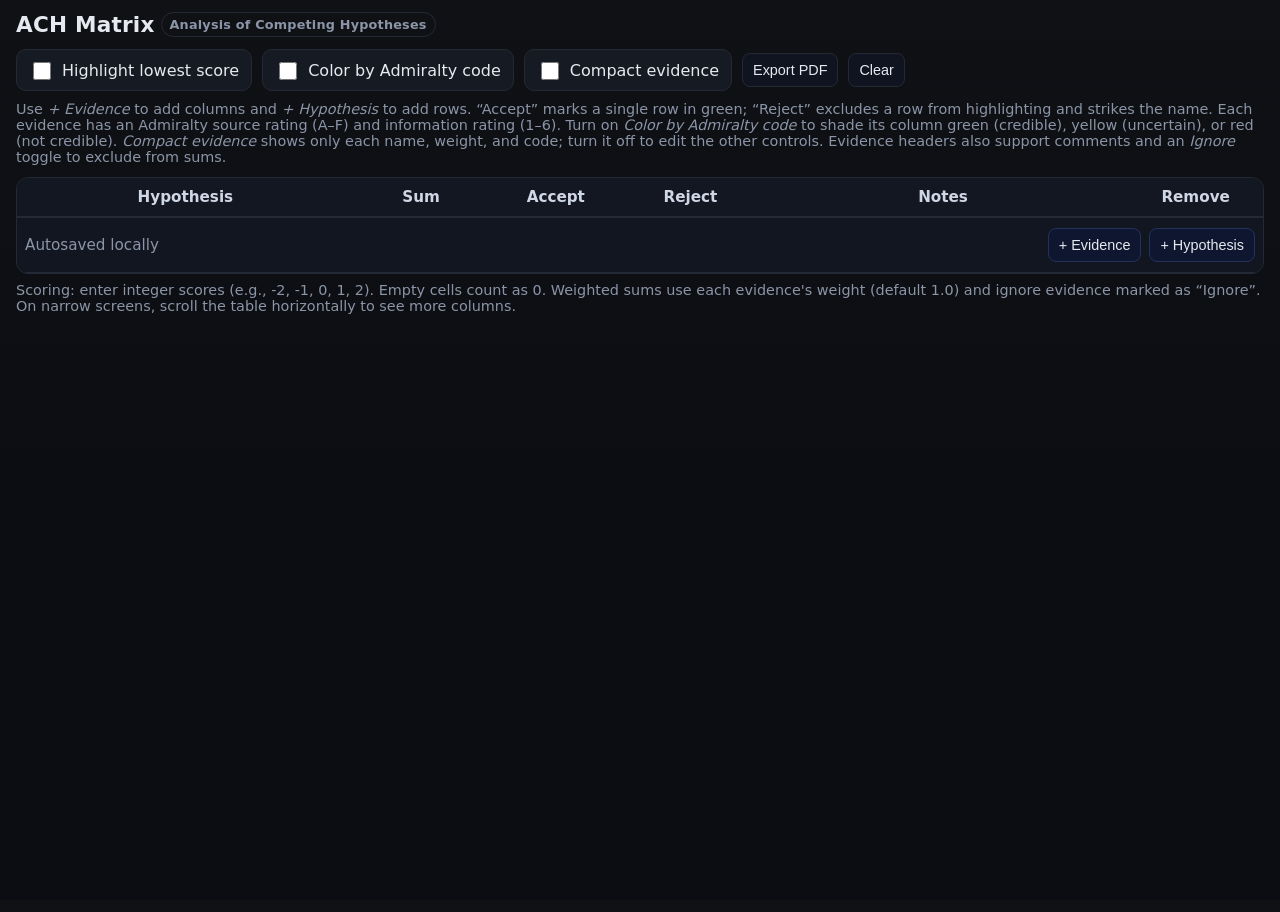
<file: ACH/index.html>
<!DOCTYPE html>
<html lang="en">
<head>
  <meta charset="UTF-8" />
  <meta name="viewport" content="width=device-width, initial-scale=1" />
  <title>ACH Matrix (Analysis of Competing Hypotheses)</title>
  <style>
    :root {
      --bg: #0f1115;
      --panel: #161a22;
      --muted: #8b95a7;
      --text: #e6e9ef;
      --accent: #4cc9f0;
      --accent-2: #a1ffce;
      --danger: #e63946;
      --border: #242a35;
      --focus: #94e2ff;
      --success: #2fbf71;
    }

    html, body { height: 100%; }

    body {
      margin: 0;
      font-family: ui-sans-serif, system-ui, -apple-system, Segoe UI, Roboto, "Helvetica Neue", Arial, "Noto Sans", "Apple Color Emoji", "Segoe UI Emoji";
      background: linear-gradient(180deg, var(--bg), #0b0d12 60%);
      color: var(--text);
      -webkit-font-smoothing: antialiased;
      -moz-osx-font-smoothing: grayscale;
    }

    .wrap { width: 100%; max-width: none; margin: 12px 0 64px; padding: 0 16px 0 16px; box-sizing: border-box; }

    main, body { width: 100%; }

    .table-shell { margin-top: 12px; width: 100%; overflow-x: auto; -webkit-overflow-scrolling: touch; }
    .table-shell:focus-visible { outline: 2px solid var(--focus); outline-offset: 2px; }

    header { display: flex; flex-wrap: wrap; align-items: center; justify-content: space-between; gap: 12px; margin-bottom: 10px; }
    header h1 { display: flex; flex-wrap: wrap; align-items: center; gap: 6px; font-size: 1.35rem; margin: 0; letter-spacing: 0.2px; }
    .controls { display: flex; align-items: center; gap: 10px; flex-wrap: wrap; }
    .toggle { display: inline-flex; align-items: center; gap: 8px; background: var(--panel); border: 1px solid var(--border); border-radius: 10px; padding: 8px 12px; }
    .toggle input[type="checkbox"] { transform: translateY(1px); width: 18px; height: 18px; cursor: pointer; }

    .hint { color: var(--muted); font-size: 0.9rem; margin-top: 8px; }

    table { width: max(100%, var(--table-min, 760px)); border-collapse: separate; border-spacing: 0; background: var(--panel); border: 1px solid var(--border); border-radius: 12px; overflow: hidden; table-layout: fixed; }
    thead th { position: sticky; top: 0; background: #131721; z-index: 1; }
    th, td { box-sizing: border-box; border-bottom: 1px solid var(--border); padding: 10px 8px; text-align: left; vertical-align: middle; font-size: 0.95rem; }
    thead th { font-weight: 600; color: #cfd6e6; white-space: nowrap; }
    thead th.hypothesis-header { width: 200px; }
    thead th.th-evidence { width: 240px; white-space: normal; }
    thead th.sum-header, thead th.accept-header, thead th.reject-header, thead th.remove-header { width: 80px; }
    thead th.notes-header { width: 220px; }
    tbody tr:last-child td { border-bottom: none; }
    tfoot td { border-top: 1px solid var(--border); background: #121621; }

    .right { text-align: right; }
    .center { text-align: center; }
    .number { width: 70px; }

    input[type="text"], input[type="number"], textarea, select {
      width: 100%; box-sizing: border-box; background: #0e121a; color: var(--text); border: 1px solid #2a3140; border-radius: 8px; padding: 6px 8px; outline: none;
    }
    textarea { line-height: 1.35; resize: vertical; min-height: 60px; }

    input[type="number"]::-webkit-outer-spin-button, input[type="number"]::-webkit-inner-spin-button { -webkit-appearance: none; margin: 0; }
    input[type="number"] { -moz-appearance: textfield; }
    input:focus, textarea:focus, select:focus { border-color: var(--focus); box-shadow: 0 0 0 3px rgba(148, 226, 255, 0.15); }

    .btn { display: inline-flex; align-items: center; justify-content: center; gap: 6px; padding: 8px 10px; border-radius: 8px; border: 1px solid var(--border); background: #0f1420; color: var(--text); cursor: pointer; font-size: 0.9rem; user-select: none; }
    .btn.small { padding: 4px 8px; font-size: 0.85rem; }
    .btn:hover { border-color: #384054; }
    .btn[title*="Remove"], .btn.remove { background: #1a0f12; border-color: #3a1b22; }
    .btn[title*="Remove"]:hover { border-color: #5c2834; }
    .btn.primary { background: #0f1730; border-color: #24315a; }

    .pill { padding: 4px 8px; border-radius: 999px; border: 1px solid var(--border); font-size: 0.8rem; color: var(--muted); }

    .sum-cell { font-variant-numeric: tabular-nums; font-weight: 600; text-align: center; min-width: 70px; }

    .lowest { background: linear-gradient(0deg, rgba(230,57,70,0.12), rgba(230,57,70,0.12)); outline: 2px solid rgba(230,57,70,0.45); outline-offset: -2px; }

    .accepted { background: linear-gradient(0deg, rgba(47,191,113,0.14), rgba(47,191,113,0.14)); outline: 2px solid rgba(47,191,113,0.55); outline-offset: -2px; font-weight: 700; }

    .rejected { opacity: 0.8; }
    .rejected td:first-child input[type="text"] { text-decoration: line-through; }

    .th-evidence { position: relative; }
    .th-evidence .label { display: flex; flex-direction: column; align-items: stretch; gap: 6px; width: 100%; min-width: 0; }
    .th-evidence .remove-col { margin-top: 6px; }
    .th-evidence .evidence-name { text-align: center; padding: 4px 6px; }
    .th-evidence .evidence-comment { text-align: left; padding: 6px 8px; font-size: 0.9rem; }
    .th-evidence .ignore-control, .th-evidence .weight-control { display: inline-flex; align-items: center; gap: 6px; font-size: 0.85rem; color: var(--muted); margin-top: 4px; }
    .th-evidence .weight-input { width: 72px; text-align: center; }
    .th-evidence .admiralty-control { width: 100%; min-width: 0; box-sizing: border-box; border: 1px solid #384054; border-radius: 8px; padding: 5px 7px 7px; margin: 4px 0 0; }
    .th-evidence .admiralty-control legend { padding: 0 4px; font-size: 0.8rem; color: var(--muted); }
    .th-evidence .admiralty-selects { display: grid; grid-template-columns: minmax(0, 1fr); gap: 7px; min-width: 0; }
    .th-evidence .admiralty-selects label { display: block; min-width: 0; text-align: left; font-size: 0.75rem; color: var(--muted); }
    .th-evidence .admiralty-selects select { display: block; width: 100%; min-width: 0; max-width: 100%; margin-top: 3px; font-size: 0.8rem; text-overflow: ellipsis; }
    .th-evidence .admiralty-result { display: block; margin-top: 5px; font-size: 0.8rem; color: var(--text); }
    table.compact-evidence thead th.th-evidence { width: 160px; }
    .compact-evidence .th-evidence .evidence-comment,
    .compact-evidence .th-evidence .admiralty-selects,
    .compact-evidence .th-evidence .admiralty-control legend,
    .compact-evidence .th-evidence .ignore-control,
    .compact-evidence .th-evidence .remove-col { display: none; }
    .compact-evidence .th-evidence .admiralty-control { border: 0; padding: 0; margin: 0; }
    .compact-evidence .th-evidence .admiralty-result { margin: 0; font-weight: 600; }
    .compact-evidence .th-evidence .weight-control { justify-content: center; margin-top: 0; }
    .th-evidence.admiralty-green { background: #153a2b; }
    .th-evidence.admiralty-yellow { background: #463d16; }
    .th-evidence.admiralty-red { background: #4a2025; }
    td.admiralty-green { background: rgba(47, 191, 113, 0.12); }
    td.admiralty-yellow { background: rgba(255, 220, 40, 0.12); }
    td.admiralty-red { background: rgba(230, 57, 70, 0.12); }

    /* Visual treatment for ignored evidence */
    .th-evidence.ignored { opacity: 0.75; }
    .th-evidence.ignored:not(.admiralty-green):not(.admiralty-yellow):not(.admiralty-red) { background: rgba(255,255,255,0.02); }
    .th-evidence.ignored .evidence-name { text-decoration: line-through; }
    .ignored-cell { opacity: 0.55; }

    .tfoot-controls { display: flex; flex-wrap: wrap; justify-content: space-between; gap: 8px; align-items: center; }
    .tfoot-controls > div:last-child { display: flex; flex-wrap: wrap; gap: 8px; }
    .muted { color: var(--muted); }

    @media (max-width: 720px) {
      .wrap { padding: 0 10px; }
      .controls { width: 100%; }
      .controls .toggle { flex: 1 1 170px; justify-content: center; }
      .table-shell { margin-left: -10px; width: calc(100% + 20px); }
    }
  </style>
  <!-- jsPDF is loaded dynamically when exporting (fallback across CDNs) -->
</head>
<body>
  <div class="wrap">
    <header>
      <h1>ACH Matrix <span class="pill">Analysis of Competing Hypotheses</span></h1>
      <div class="controls">
        <label class="toggle" title="Highlight hypothesis rows with the lowest total score">
          <input id="toggleHighlight" type="checkbox" />
          <span>Highlight lowest score</span>
        </label>
        <label class="toggle" title="Color evidence columns by their Admiralty code">
          <input id="toggleAdmiraltyColors" type="checkbox" />
          <span>Color by Admiralty code</span>
        </label>
        <label class="toggle" title="Show only each evidence name, weight, and Admiralty code">
          <input id="toggleCompactEvidence" type="checkbox" />
          <span>Compact evidence</span>
        </label>
        <button id="exportPdfBtn" class="btn" title="Export to PDF">Export PDF</button>
        <button id="clearBtn" class="btn" title="Clear the entire matrix">Clear</button>
      </div>
    </header>

    <div class="hint">Use <em>+ Evidence</em> to add columns and <em>+ Hypothesis</em> to add rows. “Accept” marks a single row in green; “Reject” excludes a row from highlighting and strikes the name. Each evidence has an Admiralty source rating (A–F) and information rating (1–6). Turn on <em>Color by Admiralty code</em> to shade its column green (credible), yellow (uncertain), or red (not credible). <em>Compact evidence</em> shows only each name, weight, and code; turn it off to edit the other controls. Evidence headers also support comments and an <em>Ignore</em> toggle to exclude from sums.</div>

    <div class="table-shell" role="region" aria-label="ACH matrix, scroll horizontally for more columns" tabindex="0">
      <table id="achTable" aria-describedby="matrix of hypotheses and evidences">
        <thead>
          <tr id="headerRow">
            <th class="center hypothesis-header">Hypothesis</th>
            <!-- Evidence headers will be injected here -->
            <th class="sum-cell center sum-header" title="Weighted sum of scores across non-ignored evidences">Sum</th>
            <th class="center accept-header" title="Mark this hypothesis as accepted">Accept</th>
            <th class="center reject-header" title="Exclude this hypothesis when finding the lowest score">Reject</th>
            <th class="center notes-header">Notes</th>
            <th class="center remove-header" title="Remove row">Remove</th>
          </tr>
        </thead>
        <tbody id="bodyRows"></tbody>
        <tfoot>
          <tr>
            <td id="tfootCell" colspan="7">
              <div class="tfoot-controls">
                <div class="muted">Autosaved locally</div>
                <div>
                  <button id="addEvidenceBtn" class="btn primary" type="button" title="Add a new evidence column">+ Evidence</button>
                  <button id="addRowBtn" class="btn primary" type="button" title="Add a new hypothesis row">+ Hypothesis</button>
                </div>
              </div>
            </td>
          </tr>
        </tfoot>
      </table>
    </div>

    <p class="hint">Scoring: enter integer scores (e.g., -2, -1, 0, 1, 2). Empty cells count as 0. Weighted sums use each evidence's weight (default 1.0) and ignore evidence marked as “Ignore”. On narrow screens, scroll the table horizontally to see more columns.</p>
  </div>

  <script>
    const LS_KEY = 'ach_matrix_v2';

    // Dynamically load jsPDF with CDN fallbacks when needed
    const JSPDF_URLS = [
      // Try cdnjs first (v2.5.1 for stability)
      'https://cdnjs.cloudflare.com/ajax/libs/jspdf/2.5.1/jspdf.umd.min.js',
      // Then jsDelivr
      'https://cdn.jsdelivr.net/npm/jspdf@2.5.1/dist/jspdf.umd.min.js',
      // Finally unpkg
      'https://unpkg.com/jspdf@2.5.1/dist/jspdf.umd.min.js'
    ];

    function loadScript(src) {
      return new Promise((resolve, reject) => {
        const s = document.createElement('script');
        s.src = src;
        s.async = true;
        s.onload = () => resolve(src);
        s.onerror = () => reject(new Error('Failed to load ' + src));
        document.head.appendChild(s);
      });
    }

    async function ensureJsPDF() {
      if (window.jspdf && window.jspdf.jsPDF) return true;
      for (const url of JSPDF_URLS) {
        try {
          await loadScript(url);
          if (window.jspdf && window.jspdf.jsPDF) return true;
        } catch (e) {
          // try next CDN
        }
      }
      return false;
    }

    // References
    const headerRow = document.getElementById('headerRow');
    const bodyRows = document.getElementById('bodyRows');
    const toggleHighlight = document.getElementById('toggleHighlight');
    const toggleAdmiraltyColors = document.getElementById('toggleAdmiraltyColors');
    const toggleCompactEvidence = document.getElementById('toggleCompactEvidence');
    const addRowBtn = document.getElementById('addRowBtn');
    const addEvidenceBtn = document.getElementById('addEvidenceBtn');
    const tfootCell = document.getElementById('tfootCell');
    const exportPdfBtn = document.getElementById('exportPdfBtn');
    const clearBtn = document.getElementById('clearBtn');
    const achTable = document.getElementById('achTable');

    function evidenceHeaders() { return Array.from(headerRow.querySelectorAll('th.th-evidence')); }
    function evidenceCount() { return evidenceHeaders().length; }

    // Rows are source reliability A–F; columns are information credibility 1–6.
    const ADMIRALTY_COLORS = {
      A: ['green', 'green', 'green', 'yellow', 'yellow', 'yellow'],
      B: ['green', 'green', 'green', 'yellow', 'yellow', 'yellow'],
      C: ['green', 'green', 'yellow', 'yellow', 'red', 'red'],
      D: ['green', 'green', 'yellow', 'red', 'red', 'red'],
      E: ['green', 'yellow', 'red', 'red', 'red', 'red'],
      F: ['yellow', 'yellow', 'yellow', 'red', 'red', 'red']
    };
    const ADMIRALTY_LABELS = { green: 'Credible', yellow: 'Uncertain', red: 'Not credible' };
    const ADMIRALTY_CLASSES = ['admiralty-green', 'admiralty-yellow', 'admiralty-red'];

    function admiraltyRating(th) {
      const source = th.querySelector('.admiralty-source').value;
      const information = th.querySelector('.admiralty-information').value;
      const color = ADMIRALTY_COLORS[source]?.[Number(information) - 1] || null;
      return { code: color ? source + information : '', color };
    }

    function updateAdmiraltyColors() {
      evidenceHeaders().forEach((th, idx) => {
        const { code, color } = admiraltyRating(th);
        th.querySelector('.admiralty-result').textContent = code ? `${code} · ${ADMIRALTY_LABELS[color]}` : (toggleCompactEvidence.checked ? 'Code not set' : 'Select both values');
        const activeClass = toggleAdmiraltyColors.checked && color ? `admiralty-${color}` : null;
        th.classList.remove(...ADMIRALTY_CLASSES);
        if (activeClass) th.classList.add(activeClass);
        Array.from(bodyRows.children).forEach((tr) => {
          const td = tr.children[1 + idx];
          if (!td) return;
          td.classList.remove(...ADMIRALTY_CLASSES);
          if (activeClass) td.classList.add(activeClass);
        });
      });
    }

    function updateCompactEvidence() {
      achTable.classList.toggle('compact-evidence', toggleCompactEvidence.checked);
      updateTableMinWidth();
      updateAdmiraltyColors();
    }

    function updateTfootColspan() {
      const totalCols = headerRow.children.length;
      tfootCell.colSpan = totalCols;
    }

    function reindexEvidenceHeaders() {
      evidenceHeaders().forEach((th, idx) => { th.dataset.index = String(idx); });
      updateTfootColspan();
      updateTableMinWidth();
    }

    function updateTableMinWidth() {
      // Match the header widths above; a wider matrix scrolls inside .table-shell.
      const FIXED_COLUMNS = 200 + 80 + 80 + 80 + 220 + 80;
      const EVIDENCE_COLUMN = toggleCompactEvidence.checked ? 160 : 240;
      const computed = FIXED_COLUMNS + EVIDENCE_COLUMN * evidenceCount();
      if (achTable && Number.isFinite(computed)) {
        achTable.style.setProperty('--table-min', computed + 'px');
      }
    }

    function autoGrow(el) {
      el.style.height = 'auto';
      el.style.height = (el.scrollHeight) + 'px';
    }

    function wireAutoGrow(el) {
      if (!el) return;
      autoGrow(el);
      el.addEventListener('input', () => { autoGrow(el); saveState(); });
    }

    function toggleEvidenceIgnored(th, ignored) {
      const idx = Array.from(headerRow.children).indexOf(th) - 1; // subtract hypothesis column
      if (idx < 0) return;
      th.classList.toggle('ignored', !!ignored);
      const weightInput = th.querySelector('.weight-input');
      if (weightInput) weightInput.disabled = !!ignored;
      // Mirror style to the column cells for clarity
      Array.from(bodyRows.children).forEach((tr) => {
        const td = tr.children[1 + idx];
        if (td) td.classList.toggle('ignored-cell', !!ignored);
      });
      recalcAll();
      saveState();
    }

    function createEvidenceHeader(nameText) {
      const th = document.createElement('th');
      th.className = 'th-evidence center';
      th.dataset.role = 'evidence';
      th.innerHTML = `
        <div class="label" aria-label="Evidence header">
          <input type="text" class="evidence-name" title="Edit evidence name" />
          <textarea class="evidence-comment" placeholder="Comment…" title="Add comment for this evidence (ignored in analysis)"></textarea>
          <fieldset class="admiralty-control">
            <legend>Admiralty code</legend>
            <div class="admiralty-selects">
              <label>Source
                <select class="admiralty-source" title="Source reliability">
                  <option value="">—</option>
                  <option value="A">A · Reliable</option>
                  <option value="B">B · Usually reliable</option>
                  <option value="C">C · Fairly reliable</option>
                  <option value="D">D · Not usually reliable</option>
                  <option value="E">E · Unreliable</option>
                  <option value="F">F · Cannot be judged</option>
                </select>
              </label>
              <label>Information
                <select class="admiralty-information" title="Information credibility">
                  <option value="">—</option>
                  <option value="1">1 · Independently confirmed</option>
                  <option value="2">2 · Very probably true</option>
                  <option value="3">3 · Possibly true</option>
                  <option value="4">4 · Doubtful</option>
                  <option value="5">5 · Improbable</option>
                  <option value="6">6 · Cannot be judged</option>
                </select>
              </label>
            </div>
            <output class="admiralty-result">Select both values</output>
          </fieldset>
          <label class="weight-control" title="Weight of this evidence in sums">
            Weight <input type="number" class="weight-input" step="0.1" min="0" value="1" />
          </label>
          <label class="ignore-control" title="Ignore this evidence in analysis">
            <input type="checkbox" class="ignore-cb" /> Ignore
          </label>
        </div>
        <button type="button" class="btn small remove-col" title="Remove this evidence column">–</button>
      `;
      const nameInput = th.querySelector('.evidence-name');
      nameInput.value = nameText;
      const commentTa = th.querySelector('.evidence-comment');
      const weightInput = th.querySelector('.weight-input');
      const ignoreCb = th.querySelector('.ignore-cb');
      th.querySelectorAll('.admiralty-source, .admiralty-information').forEach(select => {
        select.addEventListener('change', () => { updateAdmiraltyColors(); saveState(); });
      });
      nameInput.addEventListener('input', saveState);
      nameInput.addEventListener('keydown', (e) => { if (e.key === 'Enter') nameInput.blur(); });
      wireAutoGrow(commentTa);
      weightInput.addEventListener('input', () => { recalcAll(); saveState(); });
      ignoreCb.addEventListener('change', () => toggleEvidenceIgnored(th, ignoreCb.checked));
      th.querySelector('.remove-col').addEventListener('click', () => {
        const idx = Array.from(headerRow.children).indexOf(th) - 1;
        removeEvidenceAt(idx);
        saveState();
      });
      return th;
    }

    function addEvidence(data = null) {
      const sumHeader = headerRow.querySelector('th.sum-header');
      const headerInsertIdx = Array.from(headerRow.children).indexOf(sumHeader);
      const th = createEvidenceHeader(data?.name ?? `E${evidenceCount() + 1}`);
      headerRow.insertBefore(th, headerRow.children[headerInsertIdx]);

      // Apply data (comment, Admiralty code, weight, ignore) if provided
      if (data) {
        const c = th.querySelector('.evidence-comment');
        const w = th.querySelector('.weight-input');
        const ig = th.querySelector('.ignore-cb');
        if (typeof data.comment === 'string') { c.value = data.comment; autoGrow(c); }
        if (ADMIRALTY_COLORS[data.admiraltySource]) th.querySelector('.admiralty-source').value = data.admiraltySource;
        if (/^[1-6]$/.test(String(data.admiraltyInformation))) th.querySelector('.admiralty-information').value = String(data.admiraltyInformation);
        if (typeof data.weight === 'number' && !Number.isNaN(data.weight)) w.value = data.weight;
        if (data.ignore) ig.checked = true;
      }

      // Add a score cell to each existing row before the Sum cell
      Array.from(bodyRows.children).forEach((tr, rowIdx) => {
        const td = document.createElement('td');
        td.className = 'center';
        const input = createScoreInput();
        td.appendChild(input);
        const sumTd = tr.querySelector('.sum-cell');
        const rowInsertIdx = Array.from(tr.children).indexOf(sumTd);
        tr.insertBefore(td, tr.children[rowInsertIdx]);
        // If we were given scores in data.rows after evidences added, they'll be filled when rows are created
      });

      if (data?.ignore) toggleEvidenceIgnored(th, true);

      reindexEvidenceHeaders();
      updateAdmiraltyColors();
      recalcAll();
      saveState();
      return th;
    }

    function removeEvidenceAt(evidenceIdx) {
      if (evidenceIdx < 0 || evidenceIdx >= evidenceCount()) return;
      const headerEvidenceStart = 1; // after Hypothesis column
      const th = headerRow.children[headerEvidenceStart + evidenceIdx];
      headerRow.removeChild(th);
      Array.from(bodyRows.children).forEach((tr) => {
        const td = tr.children[headerEvidenceStart + evidenceIdx];
        tr.removeChild(td);
      });
      reindexEvidenceHeaders();
      updateAdmiraltyColors();
      recalcAll();
    }

    function createScoreInput() {
      const input = document.createElement('input');
      input.type = 'number';
      input.step = '1';
      input.className = 'number';
      input.placeholder = '0';
      input.addEventListener('input', () => {
        const tr = input.closest('tr');
        if (tr) recalcRow(tr);
        saveState();
      });
      return input;
    }

    function getNextHypothesisName() { return `H${bodyRows.children.length + 1}`; }

    function createHypothesisRow() {
      const tr = document.createElement('tr');

      // Hypothesis name (editable); default to H1, H2, …
      const tdHyp = document.createElement('td');
      const hypInput = document.createElement('input');
      hypInput.type = 'text';
      hypInput.placeholder = 'Hypothesis name…';
      hypInput.value = getNextHypothesisName();
      hypInput.addEventListener('input', saveState);
      tdHyp.appendChild(hypInput);
      tr.appendChild(tdHyp);

      // Score cells for each evidence
      for (let i = 0; i < evidenceCount(); i++) {
        const td = document.createElement('td');
        td.className = 'center';
        td.appendChild(createScoreInput());
        tr.appendChild(td);
      }

      // Sum cell
      const tdSum = document.createElement('td');
      tdSum.className = 'sum-cell';
      tdSum.textContent = '0';
      tr.appendChild(tdSum);

      // Accept checkbox (visual cue) — only one row may be accepted
      const tdAccept = document.createElement('td');
      tdAccept.className = 'center';
      const acceptCb = document.createElement('input');
      acceptCb.type = 'checkbox';
      acceptCb.className = 'accept-cb';
      acceptCb.title = 'Mark as accepted (only one row can be accepted)';
      acceptCb.addEventListener('change', () => {
        if (acceptCb.checked) {
          Array.from(bodyRows.children).forEach((row) => {
            if (row === tr) return;
            const otherAccept = row.querySelector('input.accept-cb');
            if (otherAccept && otherAccept.checked) {
              otherAccept.checked = false;
              row.classList.remove('accepted');
            }
          });
          const rejectCb = tr.querySelector('input.reject-cb');
          if (rejectCb && rejectCb.checked) {
            rejectCb.checked = false;
            tr.classList.remove('rejected');
          }
          tr.classList.add('accepted');
        } else {
          tr.classList.remove('accepted');
        }
        updateHighlights();
        saveState();
      });
      tdAccept.appendChild(acceptCb);
      tr.appendChild(tdAccept);

      // Reject checkbox (exclude from highlight + strike hypothesis text) — mutually exclusive with Accept
      const tdReject = document.createElement('td');
      tdReject.className = 'center';
      const rejectCb = document.createElement('input');
      rejectCb.type = 'checkbox';
      rejectCb.className = 'reject-cb';
      rejectCb.title = 'Exclude from lowest-score highlighting and strike the name';
      rejectCb.addEventListener('change', () => {
        if (rejectCb.checked) {
          const acceptCb = tr.querySelector('input.accept-cb');
          if (acceptCb && acceptCb.checked) {
            acceptCb.checked = false;
            tr.classList.remove('accepted');
          }
          tr.classList.add('rejected');
        } else {
          tr.classList.remove('rejected');
        }
        updateHighlights();
        saveState();
      });
      tdReject.appendChild(rejectCb);
      tr.appendChild(tdReject);

      // Notes (excluded from analysis) — multiline, auto-growing
      const tdNotes = document.createElement('td');
      const notesTa = document.createElement('textarea');
      notesTa.className = 'notes auto-grow';
      notesTa.placeholder = 'Notes (ignored in sum)…';
      tdNotes.appendChild(notesTa);
      tr.appendChild(tdNotes);
      wireAutoGrow(notesTa);

      // Remove row button
      const tdRemove = document.createElement('td');
      tdRemove.className = 'center';
      const removeBtn = document.createElement('button');
      removeBtn.className = 'btn small remove';
      removeBtn.type = 'button';
      removeBtn.title = 'Remove this hypothesis row';
      removeBtn.textContent = '–';
      removeBtn.addEventListener('click', () => {
        tr.remove();
        recalcAll();
        saveState();
      });
      tdRemove.appendChild(removeBtn);
      tr.appendChild(tdRemove);

      return tr;
    }

    function addRow(data = null) {
      const tr = createHypothesisRow();
      bodyRows.appendChild(tr);

      if (data) {
        const nameInput = tr.querySelector('td:first-child input[type="text"]');
        const notesTa = tr.querySelector('textarea.notes');
        if (typeof data.name === 'string') nameInput.value = data.name;
        if (typeof data.notes === 'string') { notesTa.value = data.notes; autoGrow(notesTa); }
        // Scores
        if (Array.isArray(data.scores)) {
          data.scores.forEach((val, i) => {
            const td = tr.children[1 + i];
            const input = td ? td.querySelector('input[type="number"]') : null;
            if (input && val !== null && val !== undefined) input.value = String(val);
          });
        }
        // Accept / Reject (enforce single accept later)
        if (data.accepted) {
          const cb = tr.querySelector('input.accept-cb'); cb.checked = true; tr.classList.add('accepted');
        }
        if (data.rejected) {
          const cb = tr.querySelector('input.reject-cb'); cb.checked = true; tr.classList.add('rejected');
        }
      }

      recalcRow(tr);
      updateAdmiraltyColors();
      updateTfootColspan();
      saveState();
      return tr;
    }

    function parseNum(val, def = 0) { const n = parseFloat(val); return Number.isFinite(n) ? n : def; }

    function recalcRow(tr) {
      const idxSumCol = 1 + evidenceCount();
      let sum = 0;
      evidenceHeaders().forEach((th, evIdx) => {
        if (th.classList.contains('ignored')) return;
        const weight = parseNum(th.querySelector('.weight-input')?.value, 1);
        const td = tr.children[1 + evIdx];
        if (!td) return;
        const input = td.querySelector('input[type="number"]');
        if (input) sum += parseNum(input.value, 0) * weight;
      });
      const sumCell = tr.children[idxSumCol];
      if (sumCell) sumCell.textContent = String(sum);
      if (toggleHighlight.checked) updateHighlights();
    }

    function recalcAll() {
      Array.from(bodyRows.children).forEach(recalcRow);
      if (toggleHighlight.checked) updateHighlights();
      updateTfootColspan();
    }

    function updateHighlights() {
      Array.from(bodyRows.children).forEach((tr) => tr.classList.remove('lowest'));
      if (!toggleHighlight.checked) return;

      let min = Infinity;
      const rows = Array.from(bodyRows.children);

      rows.forEach((tr) => {
        const rejectCb = tr.querySelector('input.reject-cb');
        if (rejectCb && rejectCb.checked) return; // skip rejected rows
        const sumCell = tr.querySelector('.sum-cell');
        if (!sumCell) return;
        const val = parseNum(sumCell.textContent, 0);
        if (val < min) min = val;
      });

      if (!isFinite(min)) return;

      rows.forEach((tr) => {
        const rejectCb = tr.querySelector('input.reject-cb');
        const sumCell = tr.querySelector('.sum-cell');
        const val = parseNum(sumCell ? sumCell.textContent : '', 0);
        if (rejectCb && !rejectCb.checked && val === min) tr.classList.add('lowest');
      });
    }

    // ---- Autosave (localStorage) ----
    function getState() {
      const evidences = evidenceHeaders().map((th) => ({
        name: th.querySelector('.evidence-name')?.value ?? '',
        comment: th.querySelector('.evidence-comment')?.value ?? '',
        admiraltySource: th.querySelector('.admiralty-source')?.value ?? '',
        admiraltyInformation: th.querySelector('.admiralty-information')?.value ?? '',
        weight: parseNum(th.querySelector('.weight-input')?.value, 1),
        ignore: !!th.querySelector('.ignore-cb')?.checked,
      }));
      const rows = Array.from(bodyRows.children).map((tr) => {
        const name = tr.querySelector('td:first-child input[type="text"]').value || '';
        const notes = tr.querySelector('textarea.notes')?.value || '';
        const accepted = !!tr.querySelector('input.accept-cb')?.checked;
        const rejected = !!tr.querySelector('input.reject-cb')?.checked;
        const scores = evidenceHeaders().map((th, idx) => {
          const td = tr.children[1 + idx];
          const input = td ? td.querySelector('input[type="number"]') : null;
          return input && input.value !== '' ? parseNum(input.value, 0) : null;
        });
        return { name, notes, accepted, rejected, scores };
      });
      return { evidences, rows, highlight: !!toggleHighlight.checked, colorAdmiralty: !!toggleAdmiraltyColors.checked, compactEvidence: !!toggleCompactEvidence.checked };
    }

    function saveState() {
      try { localStorage.setItem(LS_KEY, JSON.stringify(getState())); } catch (e) { /* ignore quota errors */ }
    }

    function loadState() {
      let state = null;
      try { state = JSON.parse(localStorage.getItem(LS_KEY) || 'null'); } catch (e) { state = null; }
      if (!state) return;
      // Build evidences first
      if (Array.isArray(state.evidences)) {
        state.evidences.forEach(ev => addEvidence(ev));
      }
      // Then rows
      let acceptedSeen = false;
      if (Array.isArray(state.rows)) {
        state.rows.forEach(r => {
          const tr = addRow(r);
          if (r.accepted) {
            if (!acceptedSeen) { acceptedSeen = true; }
            else { // more than one accepted, enforce single
              const cb = tr.querySelector('input.accept-cb');
              if (cb) { cb.checked = false; tr.classList.remove('accepted'); }
            }
          }
        });
      }
      if (state.highlight) { toggleHighlight.checked = true; }
      toggleAdmiraltyColors.checked = !!state.colorAdmiralty;
      toggleCompactEvidence.checked = !!state.compactEvidence;
      updateCompactEvidence();
      recalcAll();
      saveState();
    }

    function clearMatrix() {
      if (!confirm('Clear the entire matrix? This will remove all evidences, Admiralty ratings, rows, and notes.')) return;
      // Remove evidence headers
      const startIdx = 1; // after Hypothesis
      while (headerRow.children.length > startIdx + 5) { // Sum, Accept, Reject, Notes, Remove
        headerRow.removeChild(headerRow.children[startIdx]);
      }
      // Remove rows
      bodyRows.innerHTML = '';
      toggleHighlight.checked = false;
      toggleAdmiraltyColors.checked = false;
      toggleCompactEvidence.checked = false;
      updateCompactEvidence();
      recalcAll();
      saveState();
    }

    // ---- PDF Export (jsPDF) ----
    function exportToPDF() {
      const { jsPDF } = window.jspdf || {};
      if (!jsPDF) { alert('jsPDF failed to load.'); return; }
      const doc = new jsPDF({ orientation: 'landscape', unit: 'pt', format: 'a4' });
      const margin = 32;
      const pageW = doc.internal.pageSize.getWidth();
      const pageH = doc.internal.pageSize.getHeight();
      const contentW = pageW - 2 * margin;
      const compact = toggleCompactEvidence.checked;
      const fills = {
        green: [218, 243, 226],
        yellow: [255, 247, 207],
        red: [252, 224, 226]
      };
      const evidences = evidenceHeaders().map((th, index) => {
        const rating = admiraltyRating(th);
        return {
          name: th.querySelector('.evidence-name')?.value || `E${index + 1}`,
          comment: th.querySelector('.evidence-comment')?.value.trim() || '',
          weight: parseNum(th.querySelector('.weight-input')?.value, 1),
          ignored: !!th.querySelector('.ignore-cb')?.checked,
          ...rating
        };
      });
      let y = margin;

      function nextPageIfNeeded(height) {
        if (y + height > pageH - margin) { doc.addPage(); y = margin; }
      }

      function fitText(value, width) {
        const full = String(value ?? '').replace(/\s+/g, ' ').trim();
        if (doc.getTextWidth(full) <= width) return full;
        let short = full;
        while (short && doc.getTextWidth(short + '...') > width) short = short.slice(0, -1);
        return short ? short + '...' : '';
      }

      function fillEvidenceCell(item, x, top, width, height) {
        if (!toggleAdmiraltyColors.checked || !item.color) return;
        doc.setFillColor(...fills[item.color]);
        doc.rect(x, top, width - 1, height - 1, 'F');
      }

      doc.setFont('helvetica', 'bold'); doc.setFontSize(16);
      doc.text('ACH Matrix (Analysis of Competing Hypotheses)', margin, y + 14);
      y += 28;
      doc.setFont('helvetica', 'normal'); doc.setFontSize(9);
      const metadata = [
        `Generated: ${new Date().toLocaleString()}`,
        `Evidence view: ${compact ? 'Compact' : 'Expanded'}  |  Admiralty colors: ${toggleAdmiraltyColors.checked ? 'On' : 'Off'}`,
        `Highlight lowest: ${toggleHighlight.checked ? 'Yes' : 'No'} (weighted, ignored evidence excluded)`
      ];
      if (toggleAdmiraltyColors.checked) metadata.push('Admiralty colors: green = credible, yellow = uncertain, red = not credible');
      metadata.forEach(line => { nextPageIfNeeded(13); doc.text(line, margin, y + 9); y += 13; });
      y += 7;

      // Keep complete names and ratings here when table headers need shortening.
      const summary = evidences.length ? evidences.map(item => {
        const details = [item.code || 'code unset'];
        if (!compact && item.color) details.push(ADMIRALTY_LABELS[item.color].toLowerCase());
        details.push(`w=${item.weight}`);
        if (item.ignored) details.push('ignored');
        const comment = !compact && item.comment ? `; comment: ${item.comment.replace(/\s+/g, ' ')}` : '';
        return `${item.name} [${details.join(', ')}]${comment}`;
      }).join('  |  ') : 'None';
      doc.splitTextToSize(`Evidence: ${summary}`, contentW).forEach(line => {
        nextPageIfNeeded(12);
        doc.text(line, margin, y + 9);
        y += 12;
      });
      y += 12;

      const widths = { hypothesis: 170, sum: 65, accept: 55, reject: 55 };
      const evidenceSpace = contentW - Object.values(widths).reduce((total, width) => total + width, 0);
      const perPage = Math.max(1, Math.floor(evidenceSpace / (compact ? 82 : 108)));
      const slices = [];
      for (let start = 0; start < evidences.length; start += perPage) {
        slices.push(Array.from({ length: Math.min(perPage, evidences.length - start) }, (_, offset) => start + offset));
      }
      if (!slices.length) slices.push([]);

      slices.forEach((slice, sliceIndex) => {
        if (sliceIndex > 0) { doc.addPage(); y = margin; }
        const evW = slice.length ? evidenceSpace / slice.length : 0;
        const headerH = compact ? 52 : 64;
        const rowH = 20;

        function drawHeader() {
          nextPageIfNeeded(headerH + (bodyRows.children.length ? rowH : 0));
          const top = y;
          doc.setFont('helvetica', 'bold'); doc.setFontSize(9);
          doc.text('Hypothesis', margin + 4, top + 14);
          let x = margin + widths.hypothesis;
          slice.forEach(index => {
            const item = evidences[index];
            fillEvidenceCell(item, x, top, evW, headerH);
            doc.setFont('helvetica', 'bold'); doc.setFontSize(8);
            doc.text(fitText(item.name, evW - 8), x + 4, top + 13);
            doc.setFont('helvetica', 'normal');
            doc.text(item.code || 'Code not set', x + 4, top + 26);
            if (!compact) doc.text(item.color ? ADMIRALTY_LABELS[item.color] : '', x + 4, top + 39);
            doc.text(fitText(`w=${item.weight}${item.ignored ? ' (ignored)' : ''}`, evW - 8), x + 4, top + (compact ? 39 : 52));
            x += evW;
          });
          doc.setFont('helvetica', 'bold'); doc.setFontSize(9);
          doc.text('Sum', x + 4, top + 14); x += widths.sum;
          doc.text('Acc', x + 4, top + 14); x += widths.accept;
          doc.text('Rej', x + 4, top + 14);
          doc.setDrawColor(190, 195, 205);
          doc.line(margin, top + headerH, pageW - margin, top + headerH);
          y += headerH;
        }

        drawHeader();
        Array.from(bodyRows.children).forEach(tr => {
          if (y + rowH > pageH - margin) { doc.addPage(); y = margin; drawHeader(); }
          doc.setFont('helvetica', 'normal'); doc.setFontSize(9);
          doc.text(fitText(tr.querySelector('td:first-child input[type="text"]').value || '', widths.hypothesis - 8), margin + 4, y + 14);
          let x = margin + widths.hypothesis;
          slice.forEach(index => {
            const item = evidences[index];
            fillEvidenceCell(item, x, y, evW, rowH);
            const value = tr.children[1 + index]?.querySelector('input[type="number"]')?.value || '';
            doc.text(fitText(item.ignored ? `(${value})` : value, evW - 8), x + 4, y + 14);
            x += evW;
          });
          doc.text(fitText(tr.querySelector('.sum-cell')?.textContent || '0', widths.sum - 8), x + 4, y + 14); x += widths.sum;
          doc.text(tr.querySelector('input.accept-cb')?.checked ? 'Yes' : '', x + 4, y + 14); x += widths.accept;
          doc.text(tr.querySelector('input.reject-cb')?.checked ? 'Yes' : '', x + 4, y + 14);
          y += rowH;
        });
      });

      doc.save('ach-matrix.pdf');
    }

    // ---- Wire up top-level controls ----
    toggleHighlight.addEventListener('change', () => { updateHighlights(); saveState(); });
    toggleAdmiraltyColors.addEventListener('change', () => { updateAdmiraltyColors(); saveState(); });
    toggleCompactEvidence.addEventListener('change', () => { updateCompactEvidence(); saveState(); });
    addRowBtn.addEventListener('click', () => addRow());
    addEvidenceBtn.addEventListener('click', () => addEvidence());
    exportPdfBtn.addEventListener('click', async () => {
      const ok = await ensureJsPDF();
      if (!ok) {
        alert('Could not load jsPDF from CDNs. Check your connection or disable content blockers and try again.');
        return;
      }
      exportToPDF();
    });
    clearBtn.addEventListener('click', clearMatrix);

    // Initialize
    reindexEvidenceHeaders();
    updateTfootColspan();
    document.querySelectorAll('textarea').forEach(wireAutoGrow);
    loadState();
  </script>
</body>
</html>
</file>
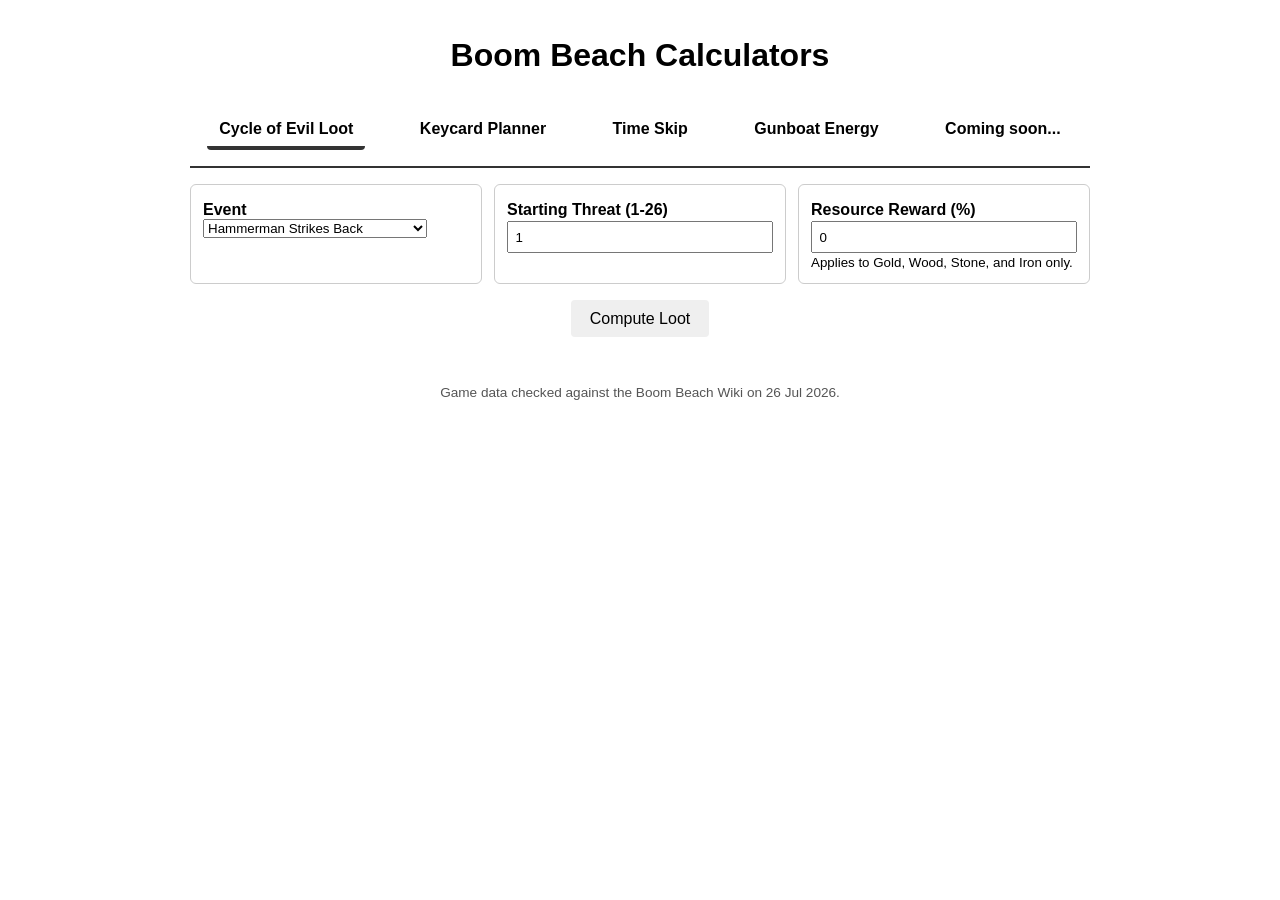
<file: BoomBeachCalculators/index.html>
<!DOCTYPE html>
<html lang="en">
<head>
  <meta charset="utf-8">
  <meta name="viewport" content="width=device-width, initial-scale=1">
  <title>Boom Beach Calculators</title>
  <style>
    body{font-family:Arial, sans-serif;padding:1rem;max-width:900px;margin:auto;}
    h1{text-align:center;}
    .grid{display:flex;flex-wrap:nowrap;gap:0.75rem;}
    .resource{flex:1 1 200px;border:1px solid #ccc;padding:0.75rem;border-radius:6px;}
    .icon{width:23px;height:20px;vertical-align:middle;margin-right:4px;}
    label{display:block;font-weight:600;margin-top:0.25rem;}
    input{width:100%;padding:0.4rem;margin-top:0.15rem;box-sizing:border-box;}
    button{display:block;margin:1rem auto;padding:0.6rem 1.2rem;font-size:1rem;border:none;border-radius:4px;cursor:pointer;}
    #output{margin-top:1.5rem;border-top:2px solid #333;padding-top:1.25rem;}
    #outputCycle{overflow-x:auto;}
    #outputKeycards{overflow-x:auto;}
    .planner-group{margin:1rem 0;}
    .planner-group h3{margin-bottom:0.5rem;}
    .planner-note{font-size:0.85rem;color:#555;}
    .result-cards{display:grid;grid-template-columns:repeat(auto-fit,minmax(180px,1fr));gap:0.75rem;margin:1rem 0;}
    .result-card{border:1px solid #ccc;border-radius:6px;padding:0.75rem;}
    .result-card strong{display:block;font-size:1.25rem;margin-top:0.25rem;}
    .result-table{width:100%;border-collapse:collapse;margin-top:0.75rem;}
    .result-table th,.result-table td{padding:0.4rem;text-align:left;border-bottom:1px solid #ddd;white-space:nowrap;}
    .checkbox-label{display:flex;align-items:center;gap:0.4rem;margin-top:0.75rem;}
    .checkbox-label input{width:auto;margin:0;}
    /* --- tab bar --- */
    .tabs{display:flex;flex-wrap:wrap;gap:0.5rem;margin-bottom:1rem;border-bottom:2px solid #333;}
    .tab{background:none;border:none;padding:0.5rem 0.75rem;font-weight:600;cursor:pointer;border-bottom:4px solid transparent;}
    .tab.active{border-color:#333;}
    .tab:hover{background:#f2f2f2;}
    .tab-content{display:none;}
    .tab-content.active{display:block;}
    @media(max-width:600px){
      .resource{flex:1 1 100%;}
      .grid{flex-wrap:wrap;}
    }
  </style>
</head>
<body>
  <h1>Boom Beach Calculators</h1>

  <!-- tab navigation -->
  <div class="tabs">
    <button class="tab active" data-target="cycle">Cycle of Evil Loot</button>
    <button class="tab" data-target="keycards">Keycard Planner</button>
    <button class="tab" data-target="timers">Time Skip</button>
    <button class="tab" data-target="gunboat">Gunboat Energy</button>
    <button class="tab" data-target="future">Coming soon...</button>
  </div>

  <section id="cycle" class="tab-content active">
    <div class="grid">
      <div class="resource">
        <label for="cycleType">Event</label>
        <select id="cycleType">
          <option value="hammerman">Hammerman Strikes Back</option>
          <option value="drt">Dr. T</option>
          <option value="war_factory">War Factory (7 reward thresholds)</option>
          <option value="imitation_game">Imitation Game</option>
        </select>
      </div>
      <div class="resource">
        <label for="cycleThreat">Starting Threat (1‑26)</label>
        <input type="number" id="cycleThreat" min="1" max="26" value="1">
      </div>
      <div class="resource">
        <label for="resourceReward">Resource Reward (%)</label>
        <input type="number" id="resourceReward" min="0" value="0">
        <small>Applies to Gold, Wood, Stone, and Iron only.</small>
      </div>
    </div>

    <button onclick="computeCycle()">Compute Loot</button>

    <div id="outputCycle"></div>
  </section>

  <section id="keycards" class="tab-content">
    <p>Plan Keycard income, Card Piece conversions, recruitment timing, and pity-based drop probabilities.</p>

    <div class="planner-group">
      <h3>Inventory and goal</h3>
      <div class="grid">
        <div class="resource">
          <label for="kpKeycards">Current Keycards</label>
          <input type="number" id="kpKeycards" min="0" step="1" value="0">
          <label for="kpCardPieces">Current Card Pieces</label>
          <input type="number" id="kpCardPieces" min="0" step="1" value="0">
        </div>
        <div class="resource">
          <label for="kpBanner">Recruitment banner</label>
          <select id="kpBanner">
            <option value="field">Field Recruitment</option>
            <option value="elite">Elite Recruitment</option>
          </select>
          <label for="kpDesiredPulls">Desired pulls (0–200)</label>
          <input type="number" id="kpDesiredPulls" min="0" max="200" step="1" value="80">
        </div>
        <div class="resource">
          <label for="kpTarget">Probability target</label>
          <select id="kpTarget">
            <option value="rare">Rare Gadget</option>
            <option value="sergeant">Sergeant</option>
            <option value="epic">Epic Gadget</option>
            <option value="lieutenant" selected>Any Lieutenant</option>
          </select>
          <label for="kpConfidence">Target confidence (%)</label>
          <input type="number" id="kpConfidence" min="1" max="100" step="0.1" value="90">
          <label for="kpTargetDate">Forecast through</label>
          <input type="date" id="kpTargetDate">
        </div>
      </div>
    </div>

    <div class="planner-group">
      <h3>Guarantee progress</h3>
      <p class="planner-note">Enter the “attempts remaining” values shown in the selected recruitment banner.</p>
      <div class="grid">
        <div class="resource">
          <label for="kpRareRemaining">Rare Gadget remaining (1–10)</label>
          <input type="number" id="kpRareRemaining" min="1" max="10" step="1" value="10">
          <label for="kpSergeantRemaining">Sergeant remaining (1–40)</label>
          <input type="number" id="kpSergeantRemaining" min="1" max="40" step="1" value="40">
        </div>
        <div class="resource">
          <label for="kpEpicRemaining">Epic Gadget remaining (1–55)</label>
          <input type="number" id="kpEpicRemaining" min="1" max="55" step="1" value="55">
          <label for="kpLieutenantRemaining">Lieutenant remaining (1–80)</label>
          <input type="number" id="kpLieutenantRemaining" min="1" max="80" step="1" value="80">
        </div>
        <div class="resource" id="kpEliteOptions" hidden>
          <label for="kpFeaturedRate">Featured Elite chance (%)</label>
          <input type="number" id="kpFeaturedRate" min="0" max="100" step="0.1" value="50">
          <label class="checkbox-label" for="kpEliteGuaranteed">
            <input type="checkbox" id="kpEliteGuaranteed"> Next Lieutenant is guaranteed featured
          </label>
          <p class="planner-note">50% is an editable observed default; Supercell does not publish this split in its public drop table.</p>
        </div>
      </div>
    </div>

    <div class="planner-group">
      <h3>Expected income</h3>
      <div class="grid">
        <div class="resource">
          <label for="kpDailyTasks">Daily Task completions per week (0–7)</label>
          <input type="number" id="kpDailyTasks" min="0" max="7" step="1" value="7">
          <label for="kpCyclePerWeek">Keycard-awarding Cycle events per week</label>
          <input type="number" id="kpCyclePerWeek" min="0" max="7" step="1" value="0">
          <label for="kpCycleRemaining">Eligible Cycle rewards remaining</label>
          <input type="number" id="kpCycleRemaining" min="0" step="1" value="0">
        </div>
        <div class="resource">
          <label for="kpOneTime">Manual one-time Keycards</label>
          <input type="number" id="kpOneTime" min="0" step="1" value="0">
          <label for="kpWeekly">Other Keycards per week</label>
          <input type="number" id="kpWeekly" min="0" step="0.1" value="0">
          <p class="planner-note">Use these fields for shops, passes, purchases, and rotating events.</p>
        </div>
        <div class="resource" id="kpFreePullOptions">
          <label class="checkbox-label" for="kpUseFreePulls">
            <input type="checkbox" id="kpUseFreePulls" checked> Use free Field pulls
          </label>
          <label for="kpNextFreeHours">Hours until next free pull</label>
          <input type="number" id="kpNextFreeHours" min="0" step="0.1" value="0">
          <p class="planner-note">Free Field pulls repeat every 22 hours and do not consume Keycards.</p>
        </div>
      </div>
    </div>

    <button onclick="computeKeycards()">Compute Keycard Plan</button>
    <div id="outputKeycards"></div>
  </section>

  <section id="timers" class="tab-content">
    <div class="grid">
      <div class="resource" style="flex:1 1 250px;">
        <label for="timeHours"><img class="icon" src="images/Stopwatch.webp" alt="Time">Time Remaining (hours)</label>
        <input type="number" id="timeHours" placeholder="e.g. 20">
      </div>
    </div>
    <p>This is using old diamond formula.</p>
    <button onclick="computeDiamonds()">Compute Diamonds</button>

    <div id="outputDiamonds"></div>
  </section>

  <section id="gunboat" class="tab-content">
    <div class="grid">
      <!-- Row 1: Artillery – Shock -->
      <div class="resource">
        <img class="icon" src="images/Artillery_new.webp" alt="artillery">
        <label for="artilleryCount">Artillery uses</label>
        <input type="number" id="artilleryCount" min="0" value="0">
      </div>
      <div class="resource">
        <img class="icon" src="images/Flare.webp" alt="flare">
        <label for="flareCount">Flare uses</label>
        <input type="number" id="flareCount" min="0" value="0">
      </div>
      <div class="resource">
        <img class="icon" src="images/Medkit.webp" alt="medkit">
        <label for="medkitCount">Medkit uses</label>
        <input type="number" id="medkitCount" min="0" value="0">
      </div>
      <div class="resource">
        <img class="icon" src="images/Shock_Bomb.webp" alt="shock">
        <label for="shockCount">Shock Bomb uses</label>
        <input type="number" id="shockCount" min="0" value="0">
      </div>
    </div>

    <div class="grid">
      <!-- Row 2: Barrage – Critters -->
      <div class="resource">
        <img class="icon" src="images/Barrage.webp" alt="barrage">
        <label for="barrageCount">Barrage uses</label>
        <input type="number" id="barrageCount" min="0" value="0">
      </div>
      <div class="resource">
        <img class="icon" src="images/Smoke_Screen.webp" alt="smoke">
        <label for="smokeCount">Smoke Screen uses</label>
        <input type="number" id="smokeCount" min="0" value="0">
      </div>
      <div class="resource">
        <img class="icon" src="images/Critters.webp" alt="critters">
        <label for="crittersCount">Critters uses</label>
        <input type="number" id="crittersCount" min="0" value="0">
      </div>
    </div>

    <div class="grid">
      <!-- Row 3: Gunboat level & bonus -->
      <div class="resource">
        <img class="icon" src="images/GB22.webp" alt="gunboat">
        <label for="gunboatLevel">Gunboat Level</label>
        <select id="gunboatLevel">
          <option value="1">1</option><option value="2">2</option><option value="3">3</option><option value="4">4</option>
          <option value="5">5</option><option value="6">6</option><option value="7">7</option><option value="8">8</option>
          <option value="9">9</option><option value="10">10</option><option value="11">11</option><option value="12">12</option>
          <option value="13">13</option><option value="14">14</option><option value="15">15</option><option value="16">16</option>
          <option value="17">17</option><option value="18">18</option><option value="19">19</option><option value="20">20</option>
          <option value="21">21</option><option value="22">22</option><option value="23">23</option><option value="24">24</option>
          <option value="25">25</option><option value="26">26</option><option value="27">27</option><option value="28">28</option>
        </select>
      </div>
      <div class="resource">
        <img class="icon" src="images/Ammo.webp" alt="gbe">
        <label for="gbeBonus">GBE Bonus (%)</label>
        <input type="number" id="gbeBonus" min="0" value="0">
      </div>
    </div>

    <button onclick="computeGunboat()">Compute GBE</button>

    <div id="outputGunboat"></div>
  </section>

  <section id="future" class="tab-content">
    <div class="grid">
      <p>Coming soon...</p>
    </div>

    <button onclick="dummy()">Dummy button</button>

    <div id="outputDummy"></div>
  </section>

    <script src="keycard-planner.js"></script>
    <script>
      const toNonNeg = (value) => {
        const n = Number(value);
        if(!Number.isFinite(n)) return 0;
        return Math.max(0, n);
      };
      
      /* tab handling */
      document.querySelectorAll('.tab').forEach(btn=>{
        btn.addEventListener('click',()=>{
          // activate button
          document.querySelectorAll('.tab').forEach(b=>b.classList.remove('active'));
          btn.classList.add('active');
          // show corresponding section
          const target = btn.dataset.target;
          document.querySelectorAll('.tab-content').forEach(sec=>sec.classList.remove('active'));
          document.getElementById(target).classList.add('active');
        });
      });

      const keycardTargetLabels = {
        rare:'Rare Gadget', sergeant:'Sergeant', epic:'Epic Gadget',
        lieutenant:'Any Lieutenant', featured:'Featured Elite Lieutenant'
      };

      function updateKeycardBannerOptions(){
        const elite = document.getElementById('kpBanner').value === 'elite';
        document.getElementById('kpEliteOptions').hidden = !elite;
        document.getElementById('kpFreePullOptions').hidden = elite;
        document.getElementById('kpEpicRemaining').disabled = elite;
        const target = document.getElementById('kpTarget');
        const previous = target.value;
        const available = elite
          ? ['rare','sergeant','lieutenant','featured']
          : ['rare','sergeant','epic','lieutenant'];
        target.innerHTML = available.map(value=>
          `<option value="${value}">${keycardTargetLabels[value]}</option>`).join('');
        target.value = available.includes(previous) ? previous : 'lieutenant';
        const output = document.getElementById('outputKeycards');
        if(output) output.innerHTML = '';
      }

      document.getElementById('kpBanner').addEventListener('change', updateKeycardBannerOptions);
      updateKeycardBannerOptions();
      const defaultForecast = new Date();
      defaultForecast.setDate(defaultForecast.getDate() + 28);
      document.getElementById('kpTargetDate').value = [
        defaultForecast.getFullYear(),
        String(defaultForecast.getMonth() + 1).padStart(2,'0'),
        String(defaultForecast.getDate()).padStart(2,'0')
      ].join('-');

      function inputValue(id){
        return document.getElementById(id).value;
      }

      function probabilityConfig(){
        return {
          banner:inputValue('kpBanner'),
          featuredRate:inputValue('kpFeaturedRate'),
          eliteGuaranteed:document.getElementById('kpEliteGuaranteed').checked,
          remaining:{
            rare:inputValue('kpRareRemaining'),
            sergeant:inputValue('kpSergeantRemaining'),
            epic:inputValue('kpEpicRemaining'),
            lieutenant:inputValue('kpLieutenantRemaining')
          }
        };
      }

      function incomeConfig(){
        return {
          banner:inputValue('kpBanner'),
          keycards:inputValue('kpKeycards'),
          cardPieces:inputValue('kpCardPieces'),
          dailyTaskDaysPerWeek:inputValue('kpDailyTasks'),
          cycleKeycardsPerWeek:inputValue('kpCyclePerWeek'),
          cycleRewardsRemaining:inputValue('kpCycleRemaining'),
          manualOneTimeKeycards:inputValue('kpOneTime'),
          manualWeeklyKeycards:inputValue('kpWeekly'),
          useFreePulls:document.getElementById('kpUseFreePulls').checked,
          nextFreePullHours:inputValue('kpNextFreeHours')
        };
      }

      function percent(value){
        if(value >= 0.999999999) return '100%';
        if(value <= 0) return '0%';
        if(value < 0.0001) return '&lt;0.01%';
        return `${(value * 100).toFixed(value < 0.01 ? 2 : 1)}%`;
      }

      function plannerDate(now, hours){
        if(hours == null) return 'Not reachable with entered recurring income';
        if(hours === 0) return 'Available now';
        return new Date(now.getTime() + hours * 3600000).toLocaleDateString();
      }

      function metricPulls(value){
        return value == null ? 'Not reached within 200' : value.toLocaleString();
      }

      function computeKeycards(){
        const out = document.getElementById('outputKeycards');
        out.innerHTML = '<p><strong>Calculating deterministic probability paths…</strong></p>';
        requestAnimationFrame(()=>setTimeout(renderKeycardPlan, 0));
      }

      function renderKeycardPlan(){
        const planner = window.KeycardPlanner;
        const now = new Date();
        const pConfig = probabilityConfig();
        const iConfig = incomeConfig();
        const desired = Math.min(planner.MAX_PLANNED_PULLS, Math.floor(toNonNeg(inputValue('kpDesiredPulls'))));
        const target = inputValue('kpTarget');
        const confidenceInput = Math.min(100, Math.max(1, Number(inputValue('kpConfidence')) || 90));
        const confidence = confidenceInput >= 100 ? 1 - 1e-12 : confidenceInput / 100;
        const targetDateText = inputValue('kpTargetDate');
        const targetDate = targetDateText ? new Date(`${targetDateText}T23:59:59`) : now;
        const horizonHours = Math.max(0, (targetDate.getTime() - now.getTime()) / 3600000);

        const pieceNow = planner.convertCardPieces(iConfig.cardPieces);
        const immediatePaid = Math.floor(toNonNeg(iConfig.keycards)) + pieceNow.keycards;
        const projection = planner.projectIncome(iConfig, horizonHours);
        const results = planner.simulateAll(pConfig, planner.MAX_PLANNED_PULLS);
        const selected = results[target];
        const desiredChance = selected.cdf[Math.min(desired, selected.cdf.length - 1)];
        const datePulls = Math.min(planner.MAX_PLANNED_PULLS, projection.totalPulls);
        const dateChance = selected.cdf[datePulls];
        const confidencePulls = planner.firstThreshold(selected.cdf, confidence);
        const desiredHours = planner.hoursToPulls(iConfig, desired);
        const confidenceHours = confidencePulls == null ? null : planner.hoursToPulls(iConfig, confidencePulls);
        const missingNow = Math.max(0, desired - immediatePaid);

        const probabilityRows = Object.entries(results).map(([name,result])=>`
          <tr>
            <td>${keycardTargetLabels[name]}</td>
            <td>${percent(result.cdf[Math.min(desired, result.cdf.length - 1)])}</td>
            <td>${metricPulls(result.median)}</td>
            <td>${metricPulls(result.p90)}</td>
            <td>${metricPulls(result.p95)}</td>
          </tr>`).join('');

        const milestoneSet = new Set([1,10,20,40,55,80,120,160,200,desired]);
        if(confidencePulls != null) milestoneSet.add(confidencePulls);
        const milestoneRows = [...milestoneSet].filter(value=>value >= 0 && value <= 200)
          .sort((a,b)=>a-b).map(pulls=>
            `<tr><td>${pulls}</td><td>${percent(selected.cdf[pulls])}</td></tr>`).join('');
        const maxDiscarded = Math.max(...Object.values(results).map(result=>result.discardedProbability));
        const numericalNote = maxDiscarded > 0.00001
          ? `<p class="planner-note">Numerical pruning discarded at most ${percent(maxDiscarded)} probability mass.</p>` : '';

        document.getElementById('outputKeycards').innerHTML = `
          <h2>Keycard Plan</h2>
          <div class="result-cards">
            <div class="result-card">Paid pulls available now<strong>${immediatePaid}</strong>${pieceNow.remainder} Card Pieces remain</div>
            <div class="result-card">Still needed for ${desired} pulls<strong>${missingNow}</strong>paid pull${missingNow === 1 ? '' : 's'}</div>
            <div class="result-card">Projected pulls by ${targetDate.toLocaleDateString()}<strong>${projection.totalPulls}</strong>${projection.paidPulls} paid + ${projection.freePulls} free</div>
            <div class="result-card">Chance of ${keycardTargetLabels[target]} by forecast date<strong>${percent(dateChance)}</strong>${datePulls} modeled pulls</div>
          </div>

          <h3>Timing</h3>
          <table class="result-table">
            <tbody>
              <tr><th>${desired} total pulls</th><td>${plannerDate(now, desiredHours)}</td></tr>
              <tr><th>${confidenceInput}% chance of ${keycardTargetLabels[target]}</th><td>${confidencePulls == null ? 'Not reached within 200 pulls' : `${confidencePulls} pulls — ${plannerDate(now, confidenceHours)}`}</td></tr>
              <tr><th>Expected pulls for target</th><td>${selected.expectedPulls == null ? 'Not available' : selected.expectedPulls.toFixed(1)}</td></tr>
            </tbody>
          </table>

          <h3>Forecast income through ${targetDate.toLocaleDateString()}</h3>
          <table class="result-table">
            <tbody>
              <tr><th>Card Pieces earned from Daily Tasks</th><td>${projection.earnedCardPieces.toLocaleString()}</td></tr>
              <tr><th>Keycards converted from all Card Pieces</th><td>${projection.cardPieceKeycards.toLocaleString()} (${projection.cardPiecesRemaining} pieces remain)</td></tr>
              <tr><th>Cycle of Evil Keycards</th><td>${projection.cycleKeycards.toLocaleString()}</td></tr>
              <tr><th>Manual one-time Keycards</th><td>${projection.manualOneTimeKeycards.toLocaleString()}</td></tr>
              <tr><th>Average manual weekly Keycards</th><td>${projection.manualWeeklyKeycards.toFixed(1)}</td></tr>
              <tr><th>Free Field pulls</th><td>${projection.freePulls.toLocaleString()}</td></tr>
            </tbody>
          </table>
          <p class="planner-note">Weekly income is averaged across days, so forecast dates are estimates. Cycle income stops at the entered eligibility limit.</p>

          <h3>Probability within ${desired} pulls</h3>
          <table class="result-table">
            <thead><tr><th>Outcome</th><th>Chance</th><th>Median</th><th>90%</th><th>95%</th></tr></thead>
            <tbody>${probabilityRows}</tbody>
          </table>

          <h3>${keycardTargetLabels[target]} cumulative chance</h3>
          <table class="result-table">
            <thead><tr><th>Pulls</th><th>Chance of at least one</th></tr></thead>
            <tbody>${milestoneRows}</tbody>
          </table>
          ${numericalNote}
          <p class="planner-note">Drop rates verified ${planner.VERIFIED_DATE} against <a href="https://ingame.support.supercell.com/boom-beach/en/articles/drop-chances.html" target="_blank" rel="noopener">Supercell's official tables</a>. Featured Elite rate is an editable observed assumption.</p>`;
      }

      /* Cycle of Evil: sum total EC & Proto Tokens over 7 stages starting from threat */
      function computeCycle(){
        const type = document.getElementById('cycleType').value;
        let start = Number(document.getElementById('cycleThreat').value);
        const rewardBonus = toNonNeg(document.getElementById('resourceReward').value);
        if(!Number.isFinite(start)) start = 1;
        if(start < 1) start = 1; if(start > 26) start = 26;

        const out = document.getElementById('outputCycle');

        // Data tables (index by threat level; index 0 unused)
        const drt = [null,
          {ec:20,pt:10},{ec:22,pt:11},{ec:24,pt:13},{ec:27,pt:15},{ec:30,pt:17},{ec:35,pt:19},
          {ec:40,pt:22},{ec:45,pt:25},{ec:50,pt:28},{ec:55,pt:32},{ec:60,pt:37},{ec:65,pt:42},
          {ec:75,pt:48},{ec:80,pt:54},{ec:90,pt:62},{ec:100,pt:71},{ec:110,pt:80},{ec:125,pt:92},
          {ec:140,pt:104},{ec:155,pt:119},{ec:175,pt:136},{ec:195,pt:154},{ec:215,pt:176},{ec:230,pt:200},
          {ec:240,pt:228},{ec:250,pt:260}
        ];

        const hammer = [null,
          {ec:25,pt:13},{ec:27,pt:14},{ec:30,pt:17},{ec:35,pt:20},{ec:40,pt:23},{ec:45,pt:26},
          {ec:50,pt:30},{ec:55,pt:34},{ec:65,pt:38},{ec:75,pt:43},{ec:85,pt:50},{ec:95,pt:57},
          {ec:105,pt:65},{ec:120,pt:73},{ec:135,pt:84},{ec:150,pt:96},{ec:170,pt:108},{ec:190,pt:124},
          {ec:215,pt:140},{ec:245,pt:160},{ec:275,pt:183},{ec:310,pt:207},{ec:340,pt:237},{ec:365,pt:269},
          {ec:385,pt:307},{ec:400,pt:350}
        ];

        const ig = drt;
        const warFactory = [null,
          {ec:13,pt:7},{ec:15,pt:8},{ec:18,pt:9},{ec:21,pt:10},{ec:24,pt:11},{ec:27,pt:12},
          {ec:30,pt:14},{ec:35,pt:16},{ec:40,pt:18},{ec:45,pt:21},{ec:55,pt:24},{ec:65,pt:27},
          {ec:75,pt:31},{ec:85,pt:35},{ec:100,pt:40},{ec:115,pt:46},{ec:130,pt:52},{ec:150,pt:60},
          {ec:175,pt:68},{ec:205,pt:78},{ec:235,pt:89},{ec:260,pt:101},{ec:285,pt:115},{ec:305,pt:131},
          {ec:320,pt:149},{ec:335,pt:170}
        ];

        // Current base-resource rewards shared by Dr. T, Hammerman and Imitation Game.
        const resources = [null,
          {gold:8300,wood:14560},{gold:8300,stone:11011},{gold:8300,iron:5850},
          {gold:12700,wood:21840},{gold:12700,stone:17017},{gold:12700,iron:9000},
          {gold:20000,wood:32032},{gold:20000,stone:27027},{gold:20000,iron:14400},
          {gold:30500,wood:53872},{gold:30500,stone:42042},{gold:30500,iron:21150},
          {gold:47800,wood:80080},{gold:47800,stone:65065},{gold:47800,iron:33750},
          {gold:73500,wood:123760},{gold:73500,stone:100100},{gold:73500,iron:51750},
          {gold:112000,wood:192192},{gold:112000,stone:152152},{gold:112000,iron:78750},
          {gold:151000,wood:283920},{gold:151000,stone:212212},{gold:151000,iron:102150},
          {gold:175000,wood:349440},{gold:175000,stone:250000}
        ];

        let table = hammer;
        if(type === 'drt') table = drt; else if(type === 'hammerman') table = hammer;
        else if(type === 'imitation_game') table = ig; else if(type === 'war_factory') table = warFactory;

        let totalEC = 0, totalPT = 0;
        const resourceTotals = {gold:0, wood:0, stone:0, iron:0};
        let rows = '';

        for(let i=0;i<7;i++){
          const threat = start + i;
          const rewardLevel = Math.min(26, threat);
          const row = table[rewardLevel];
          totalEC += row.ec; totalPT += row.pt;
          if(type !== 'war_factory'){
            let reward = resources[rewardLevel];
            if(threat === 27) reward = {gold:175000, iron:115000};
            if(threat >= 28){
              const material = ['wood','stone','iron'][(threat - 28) % 3];
              const amount = {wood:364000, stone:250000, iron:115000}[material];
              reward = {gold:175000, [material]:amount};
            }
            Object.keys(resourceTotals).forEach(name=>{
              const boosted = Math.floor((reward[name] || 0) * (1 + rewardBonus / 100));
              resourceTotals[name] += boosted;
              row[name] = boosted;
            });
          }
          const resourceCells = type === 'war_factory'
            ? '<td>—</td><td>—</td><td>—</td><td>—</td>'
            : `<td>${row.gold.toLocaleString()}</td><td>${row.wood.toLocaleString()}</td><td>${row.stone.toLocaleString()}</td><td>${row.iron.toLocaleString()}</td>`;
          rows += `<tr><td>${threat}</td>${resourceCells}<td>${row.ec}</td><td>${row.pt}</td></tr>`;
        }

        const head = `<tr>
               <th style=\"text-align:left;border-bottom:1px solid #ccc;\">Threat</th>
               <th style=\"text-align:left;border-bottom:1px solid #ccc;\">Gold <img class=\"icon\" src=\"images/Gold.webp\" alt=\"Gold\"></th>
               <th style=\"text-align:left;border-bottom:1px solid #ccc;\">Wood <img class=\"icon\" src=\"images/Wood.webp\" alt=\"Wood\"></th>
               <th style=\"text-align:left;border-bottom:1px solid #ccc;\">Stone <img class=\"icon\" src=\"images/Stone.webp\" alt=\"Stone\"></th>
               <th style=\"text-align:left;border-bottom:1px solid #ccc;\">Iron <img class=\"icon\" src=\"images/Iron.webp\" alt=\"Iron\"></th>
               <th style=\"text-align:left;border-bottom:1px solid #ccc;\">Evil Coins <img class=\"icon\" src=\"images/Evil_Coin.webp\" alt=\"EC\"></th>
               <th style=\"text-align:left;border-bottom:1px solid #ccc;\">Proto Tokens <img class=\"icon\" src=\"images/ProtoTokenNew.webp\" alt=\"Proto Token\"></th>
             </tr>`;

        const resourceSummary = type === 'war_factory'
          ? '<p><small>War Factory base-resource and Prototype Module rewards vary by threshold, so they cannot be represented by a fixed per-threat value. Resource Reward applies to awarded Wood, Stone, and Iron, but not Evil Coins or Proto Tokens.</small></p>'
          : `<p><small>Base resources include the entered +${rewardBonus}% Resource Reward bonus. Evil Coins and Proto Tokens are unaffected.</small></p>`;

        out.innerHTML = `
          <table style="width:100%;border-collapse:collapse;margin-top:0.5rem;">
            <thead>${head}</thead>
            <tbody>${rows}</tbody>
            <tfoot>
              <tr>
                <td style="border-top:2px solid #333;"><strong>Total</strong></td>
                <td style="border-top:2px solid #333;"><strong>${type === 'war_factory' ? '—' : resourceTotals.gold.toLocaleString()}</strong></td>
                <td style="border-top:2px solid #333;"><strong>${type === 'war_factory' ? '—' : resourceTotals.wood.toLocaleString()}</strong></td>
                <td style="border-top:2px solid #333;"><strong>${type === 'war_factory' ? '—' : resourceTotals.stone.toLocaleString()}</strong></td>
                <td style="border-top:2px solid #333;"><strong>${type === 'war_factory' ? '—' : resourceTotals.iron.toLocaleString()}</strong></td>
                <td style="border-top:2px solid #333;"><strong>${totalEC}</strong></td>
                <td style="border-top:2px solid #333;"><strong>${totalPT}</strong></td>
              </tr>
            </tfoot>
          </table>${resourceSummary}`;
      }

      /* Diamond time‑to‑cost calculator */
      function computeDiamonds(){
        const T = toNonNeg(document.getElementById('timeHours').value);
        const out = document.getElementById('outputDiamonds');
        if(T <= 0){
          out.innerHTML = '<p>Please enter a positive number of hours.</p>';
          return;
        }
        const D = 1.25 * 20.147 * Math.pow(T, 0.7513);
        const rate = D / T;

        const timeSavers = Math.ceil(T*4);

        out.innerHTML =
          `<p>Cost to finish now: <strong>${D.toFixed(2)}</strong> <img class="icon" src="images/Diamond.webp" alt="Diamonds"></p>
           <p>Cost efficiency: <strong>${rate.toFixed(2)}</strong> <img class="icon" src="images/Diamond.webp" alt="Diamonds"> per hour skipped</p>
           <p>Equivalent in Time Savers is <strong>${timeSavers.toFixed(0)}</strong> <img class="icon" src="images/TimeSaver.webp" alt="TimeSaver">`;
      }

      /* GBE Calculator */
      function computeGunboat(){
        const abilities = {
          artillery:{init:3, inc:2, id:'artilleryCount'},
          flare:{init:2, inc:1, id:'flareCount'},
          medkit:{init:6, inc:3, id:'medkitCount'},
          shock:{init:7, inc:5, id:'shockCount'},
          barrage:{init:10, inc:6, id:'barrageCount'},
          smoke:{init:2, inc:1, id:'smokeCount'},
          critters:{init:8, inc:5, id:'crittersCount'}
        };

        /* helper: arithmetic‑series sum */
        const seriesSum = (first, inc, n) => n * ( (2*first) + (n-1)*inc ) / 2;

        let totalUsed = 0;
        for(const key in abilities){
          const cnt = toNonNeg(document.getElementById(abilities[key].id).value);
          totalUsed += seriesSum(abilities[key].init, abilities[key].inc, cnt);
        }

        /* Gunboat base energy by level */
        const gbeByLevel = [0,12,14,16,18,20,22,24,26,28,30,32,34,36,38,40,42,44,46,48,50,51,52,53,54,55,56,57,58];
        const lvl = Number(document.getElementById('gunboatLevel').value);
        let available = gbeByLevel[lvl];

        /* bonus as percentage */
        const bonusPct = toNonNeg(document.getElementById('gbeBonus').value);
        available = available * (1 + bonusPct/100);

        const out = document.getElementById('outputGunboat');
        const suff = available >= totalUsed;

        out.innerHTML =
          `<p>Total <img class="icon" src="images/Ammo.webp" alt="gbe"> required: <strong>${totalUsed.toFixed(1)}</strong></p>
           <p><img class="icon" src="images/Ammo.webp" alt="gbe"> available (level ${lvl} + ${bonusPct}%): <strong>${available.toFixed(1)}</strong></p>
           <p><strong>${suff ? 'Sufficient 👍' : 'Insufficient ⚠️'}</strong></p>`;
      }

      /* Dummy function */
      function dummy(){
        const out = document.getElementById('outputDummy');
        out.innerHTML =
          `<h2>Results</h2>
           Hello World`;
      }
    </script>
    <footer style="margin-top:2rem;text-align:center;font-size:0.85rem;color:#555;">
        Game data checked against the Boom Beach Wiki on 26&nbsp;Jul&nbsp;2026.
    </footer>
</body>
</html>
</file>
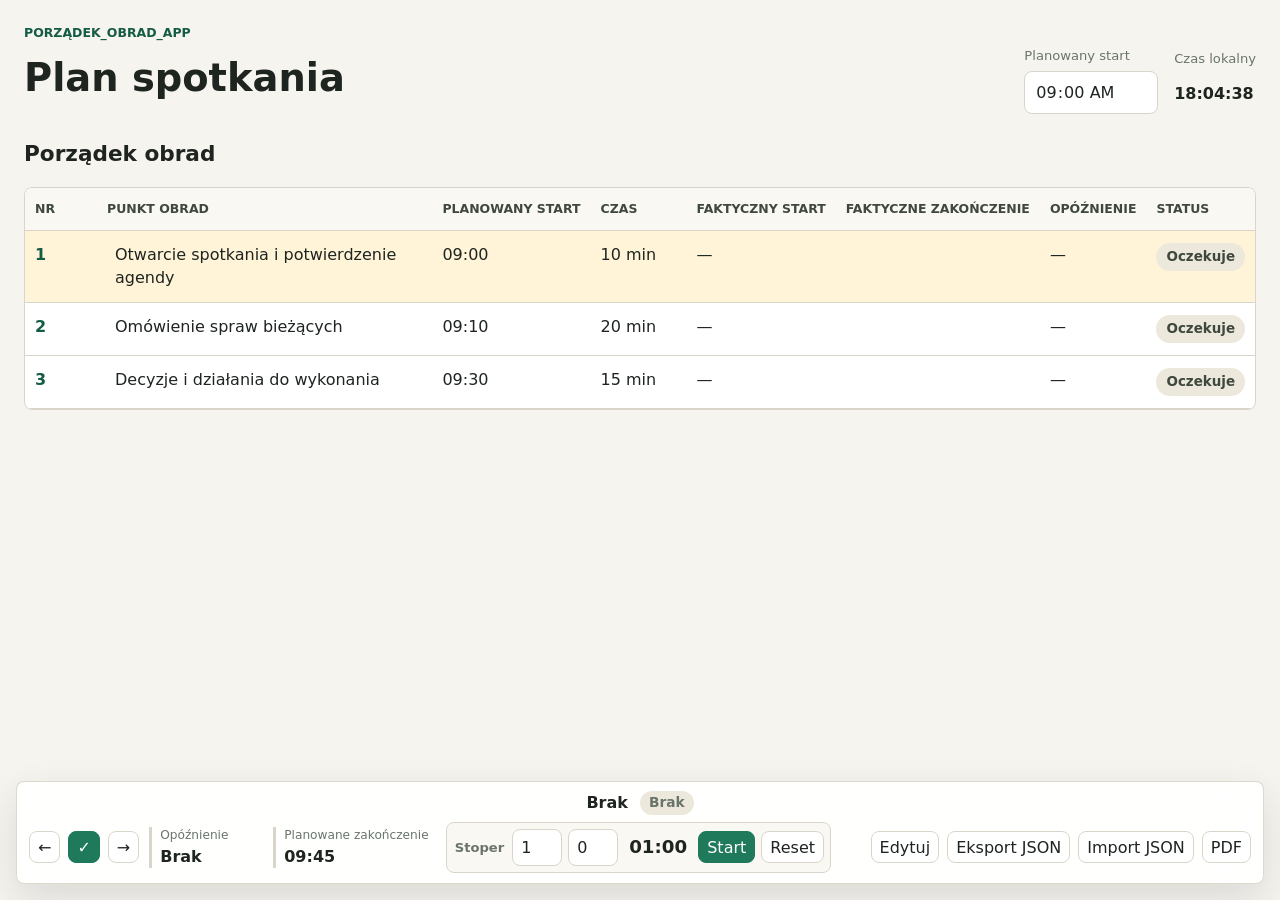
<file: PorzadekObrad/index.html>
<!doctype html>
<html lang="pl">
  <head>
    <meta charset="utf-8">
    <meta name="viewport" content="width=device-width, initial-scale=1">
    <title>Porządek_Obrad_App</title>
    <link rel="stylesheet" href="styles.css">
  </head>
  <body>
    <header class="app-header">
      <div>
        <p class="eyebrow">Porządek_Obrad_App</p>
        <label class="title-field" aria-label="Tytuł spotkania">
          <input id="titleInput" type="text" autocomplete="off">
        </label>
      </div>
      <div class="meeting-meta">
        <label>
          <span>Planowany start</span>
          <input id="plannedStartInput" type="time">
        </label>
        <div>
          <span>Czas lokalny</span>
          <strong id="localClock">--:--:--</strong>
        </div>
      </div>
    </header>
    <div class="sticky-title no-print" aria-hidden="true">
      <span id="stickyTitleText">Plan spotkania</span>
      <strong id="stickyClock">--:--:--</strong>
    </div>

    <main class="workspace">
      <section class="table-section" aria-labelledby="agendaHeading">
        <div class="section-heading">
          <div>
            <h1 id="agendaHeading">Porządek obrad</h1>
          </div>
        </div>

        <div class="table-wrap">
          <table id="agendaTable">
            <thead>
              <tr>
                <th>Nr</th>
                <th>Punkt obrad</th>
                <th>Planowany start</th>
                <th>Czas</th>
                <th>Faktyczny start</th>
                <th>Faktyczne zakończenie</th>
                <th>Opóźnienie</th>
                <th>Status</th>
              </tr>
            </thead>
            <tbody id="agendaBody"></tbody>
          </table>
        </div>

        <div id="emptyState" class="empty-state" hidden>
          Brak punktów obrad.
        </div>
      </section>
    </main>

    <footer class="control-panel no-print" aria-label="Panel sterowania">
      <div id="editActions" class="edit-actions panel-edit-actions no-print" hidden>
        <button id="addRootButton" type="button">Dodaj punkt</button>
        <button id="addChildButton" type="button">Dodaj podpunkt</button>
        <button id="markWaitingButton" type="button">Oczekuje</button>
        <button id="toggleStrikeButton" type="button">Wykreśl</button>
        <button id="deleteButton" class="danger" type="button">Usuń</button>
        <button id="clearAgendaButton" class="danger" type="button">Wyczyść agendę</button>
        <button id="moveUpButton" type="button" title="Przesuń zaznaczony punkt w górę">↑</button>
        <button id="moveDownButton" type="button" title="Przesuń zaznaczony punkt w dół">↓</button>
        <button id="promoteButton" type="button">Poziom wyżej</button>
        <button id="demoteButton" type="button">Poziom niżej</button>
      </div>

      <div class="panel-active-item">
        <strong id="activeItemLabel">Brak</strong>
        <span id="activeItemCountdown" class="active-countdown">Brak</span>
      </div>

      <div class="control-row">
        <div class="control-left">
          <div class="button-group" aria-label="Nawigacja po punktach">
            <button id="previousButton" type="button" title="Poprzedni punkt">←</button>
            <button id="activateButton" type="button" title="Aktywuj zaznaczony punkt">✓</button>
            <button id="nextButton" type="button" title="Następny punkt">→</button>
          </div>
          <div class="compact-status">
            <div>
              <span>Opóźnienie</span>
              <strong id="currentDelay">Brak</strong>
            </div>
            <div>
              <span>Planowane zakończenie</span>
              <strong id="projectedEnd">--:--</strong>
            </div>
          </div>
        </div>

        <div id="timerBox" class="timer-box" aria-label="Stoper">
          <span class="timer-title">Stoper</span>
          <label aria-label="Minuty">
            <input id="timerMinutes" type="number" min="0" max="999" value="1" title="Minuty">
          </label>
          <label aria-label="Sekundy">
            <input id="timerSeconds" type="number" min="0" max="59" value="0" title="Sekundy">
          </label>
          <strong id="timerDisplay">01:00</strong>
          <button id="timerToggleButton" type="button">Start</button>
          <button id="timerResetButton" type="button">Reset</button>
        </div>

        <div class="button-group" aria-label="Narzędzia">
          <button id="editModeButton" type="button">Edytuj</button>
          <button id="exportButton" type="button">Eksport JSON</button>
          <button id="importButton" type="button">Import JSON</button>
          <button id="printButton" type="button">PDF</button>
          <input id="importInput" type="file" accept="application/json,.json" hidden>
        </div>
      </div>

      <p id="messageBar" class="message-bar" role="status" aria-live="polite"></p>
    </footer>

    <script src="app.js"></script>
  </body>
</html>
</file>
<file: PorzadekObrad/styles.css>
:root {
  --bg: #f6f4ef;
  --surface: #ffffff;
  --surface-strong: #faf8f2;
  --ink: #1e2420;
  --muted: #69746d;
  --line: #d9d5ca;
  --accent: #1f7a5c;
  --accent-strong: #145c45;
  --danger: #b43d30;
  --warning: #9b6a11;
  --ok: #1c6b4f;
  --active: #e9f5ef;
  --shadow: 0 16px 40px rgba(30, 36, 32, 0.12);
  --radius: 8px;
}

* {
  box-sizing: border-box;
}

[hidden] {
  display: none !important;
}

html {
  min-height: 100%;
}

body {
  min-height: 100%;
  margin: 0;
  padding: 24px 24px 158px;
  background: var(--bg);
  color: var(--ink);
  font-family: Inter, ui-sans-serif, system-ui, -apple-system, BlinkMacSystemFont, "Segoe UI", sans-serif;
  line-height: 1.45;
}

body.editing {
  padding-bottom: 218px;
}

button,
input {
  font: inherit;
}

button {
  border: 1px solid var(--line);
  border-radius: var(--radius);
  background: var(--surface);
  color: var(--ink);
  min-height: 40px;
  padding: 0 12px;
  cursor: pointer;
}

button:hover {
  border-color: var(--accent);
}

button:focus-visible,
input:focus-visible {
  outline: 3px solid rgba(31, 122, 92, 0.25);
  outline-offset: 2px;
}

button.primary,
#activateButton,
#timerToggleButton {
  background: var(--accent);
  border-color: var(--accent);
  color: #fff;
}

button.primary:hover,
#activateButton:hover,
#timerToggleButton:hover {
  background: var(--accent-strong);
}

button.danger {
  border-color: rgba(180, 61, 48, 0.45);
  color: var(--danger);
}

input {
  border: 1px solid var(--line);
  border-radius: var(--radius);
  background: var(--surface);
  color: var(--ink);
  min-height: 40px;
  padding: 8px 10px;
}

.app-header {
  display: flex;
  align-items: flex-end;
  justify-content: space-between;
  gap: 24px;
  margin: 0 auto 24px;
  max-width: 1480px;
}

.eyebrow {
  color: var(--accent-strong);
  font-size: 0.78rem;
  font-weight: 800;
  letter-spacing: 0;
  margin: 0 0 8px;
  text-transform: uppercase;
}

.title-field {
  display: grid;
  gap: 6px;
}

.meeting-meta span,
.timer-box span {
  color: var(--muted);
  font-size: 0.82rem;
}

.title-field input {
  width: min(920px, 78vw);
  border: 0;
  border-bottom: 2px solid var(--line);
  border-radius: 0;
  background: transparent;
  color: var(--ink);
  font-size: clamp(1.6rem, 3vw, 2.6rem);
  font-weight: 760;
  padding: 0 0 6px;
}

.title-field input[readonly] {
  border-bottom-color: transparent;
  cursor: default;
}

.meeting-meta input:disabled {
  color: var(--ink);
  opacity: 1;
}

.sticky-title {
  position: fixed;
  top: 0;
  left: 0;
  right: 0;
  z-index: 12;
  display: grid;
  grid-template-columns: 1fr auto 1fr;
  align-items: center;
  gap: 14px;
  overflow: hidden;
  border-bottom: 1px solid rgba(217, 213, 202, 0.9);
  background: rgba(255, 255, 255, 0.96);
  box-shadow: 0 8px 24px rgba(30, 36, 32, 0.08);
  color: var(--ink);
  font-size: 1rem;
  font-weight: 800;
  opacity: 0;
  padding: 8px 24px;
  pointer-events: none;
  text-align: center;
  transform: translateY(-100%);
  transition: opacity 140ms ease, transform 140ms ease;
  white-space: nowrap;
}

.sticky-title::before {
  content: "";
}

.sticky-title span {
  overflow: hidden;
  text-overflow: ellipsis;
}

.sticky-title strong {
  justify-self: end;
  font-variant-numeric: tabular-nums;
}

.sticky-title.visible {
  opacity: 1;
  transform: translateY(0);
}

.meeting-meta {
  display: flex;
  align-items: end;
  gap: 16px;
}

.meeting-meta label,
.meeting-meta div {
  display: grid;
  gap: 6px;
}

.meeting-meta strong {
  min-height: 40px;
  display: inline-flex;
  align-items: center;
  font-variant-numeric: tabular-nums;
}

.workspace {
  max-width: 1480px;
  margin: 0 auto;
}

.section-heading {
  display: flex;
  align-items: end;
  justify-content: space-between;
  gap: 16px;
  margin-bottom: 14px;
}

h1 {
  font-size: 1.35rem;
  margin: 0 0 4px;
}

.section-heading p {
  color: var(--muted);
  margin: 0;
}

.edit-actions,
.button-group {
  display: flex;
  flex-wrap: wrap;
  gap: 8px;
}

.panel-edit-actions {
  position: absolute;
  left: 0;
  right: 0;
  bottom: calc(100% + 8px);
  justify-content: center;
  border: 1px solid rgba(217, 213, 202, 0.9);
  border-radius: var(--radius);
  background: rgba(255, 255, 255, 0.96);
  box-shadow: 0 10px 28px rgba(30, 36, 32, 0.1);
  padding: 8px;
  backdrop-filter: blur(14px);
}

.control-row > .button-group {
  justify-content: flex-end;
}

.table-wrap {
  overflow-x: auto;
  border: 1px solid var(--line);
  border-radius: var(--radius);
  background: var(--surface);
}

table {
  width: 100%;
  border-collapse: collapse;
  min-width: 1040px;
}

th,
td {
  border-bottom: 1px solid var(--line);
  padding: 12px 10px;
  text-align: left;
  vertical-align: top;
}

th {
  background: var(--surface-strong);
  color: #3f483f;
  font-size: 0.78rem;
  font-weight: 800;
  text-transform: uppercase;
  white-space: nowrap;
}

tbody tr {
  transition: background 120ms ease;
}

tbody tr:hover {
  background: #f8fbf5;
}

tbody tr.selected {
  background: #fff4d7;
}

tbody tr.active {
  background: var(--active);
}

tbody tr.struck {
  color: var(--muted);
}

tbody tr.struck .item-text {
  text-decoration: line-through;
}

td.number-cell {
  width: 72px;
  color: var(--accent-strong);
  font-weight: 800;
  white-space: nowrap;
}

.item-cell {
  min-width: 320px;
}

.item-content {
  display: flex;
  align-items: flex-start;
  gap: 8px;
}

.depth-marker {
  flex: 0 0 auto;
  width: var(--depth-space, 0);
}

.item-text {
  overflow-wrap: anywhere;
}

.time-cell,
.duration-cell,
.delay-cell {
  font-variant-numeric: tabular-nums;
  white-space: nowrap;
}

.duration-cell {
  width: 96px;
}

.status-badge {
  display: inline-flex;
  align-items: center;
  min-height: 28px;
  border-radius: 999px;
  padding: 0 10px;
  background: #ece8db;
  color: #3f483f;
  font-size: 0.84rem;
  font-weight: 700;
  white-space: nowrap;
}

.status-badge.active {
  background: #d7eddf;
  color: var(--ok);
}

.status-badge.done {
  background: #e4f0ea;
  color: var(--ok);
}

.status-badge.struck {
  background: #efe3df;
  color: var(--danger);
}

.status-badge.deferred {
  background: #f3ead8;
  color: var(--warning);
}

.status-badge.restored {
  background: #dfeeea;
  color: var(--accent-strong);
}

.delay-positive {
  color: var(--danger);
  font-weight: 800;
}

.delay-negative {
  color: var(--ok);
  font-weight: 800;
}

.edit-text-input {
  width: 100%;
}

.edit-duration-input {
  width: 78px;
}

.empty-state {
  margin: 18px 0;
  border: 1px dashed var(--line);
  border-radius: var(--radius);
  padding: 18px;
  color: var(--muted);
  text-align: center;
}

.control-panel {
  position: fixed;
  left: 16px;
  right: 16px;
  bottom: 16px;
  z-index: 10;
  display: grid;
  gap: 7px;
  max-width: 1480px;
  margin: 0 auto;
  border: 1px solid rgba(217, 213, 202, 0.9);
  border-radius: var(--radius);
  background: rgba(255, 255, 255, 0.94);
  box-shadow: var(--shadow);
  padding: 9px 12px 10px;
  backdrop-filter: blur(14px);
}

.panel-active-item {
  display: flex;
  align-items: center;
  justify-content: center;
  gap: 12px;
  overflow: hidden;
  min-height: 22px;
  text-align: center;
}

.panel-active-item strong {
  overflow: hidden;
  text-overflow: ellipsis;
  white-space: nowrap;
}

.active-countdown {
  flex: 0 0 auto;
  border-radius: 999px;
  background: #ece8db;
  color: var(--muted);
  font-size: 0.86rem;
  font-variant-numeric: tabular-nums;
  font-weight: 800;
  padding: 2px 9px;
}

.active-countdown.positive {
  background: #d7eddf;
  color: var(--ok);
}

.active-countdown.negative {
  background: #f3d8d5;
  color: var(--danger);
}

.control-row {
  display: grid;
  grid-template-columns: minmax(320px, 1fr) auto minmax(410px, 1fr);
  align-items: center;
  gap: 10px;
}

.control-left {
  display: flex;
  align-items: center;
  gap: 10px;
  min-width: 0;
}

.control-panel button {
  min-height: 32px;
  padding: 0 8px;
}

.compact-status {
  display: grid;
  grid-template-columns: repeat(2, minmax(116px, auto));
  gap: 8px;
  min-width: 0;
}

.compact-status div {
  display: grid;
  gap: 0;
  min-width: 0;
  border-left: 3px solid var(--line);
  padding-left: 8px;
}

.compact-status span,
.timer-title {
  color: var(--muted);
  font-size: 0.76rem;
}

.compact-status strong {
  overflow: hidden;
  font-variant-numeric: tabular-nums;
  text-overflow: ellipsis;
  white-space: nowrap;
}

.timer-box {
  display: flex;
  align-items: center;
  justify-self: center;
  gap: 6px;
  padding: 6px;
  border: 1px solid var(--line);
  border-radius: var(--radius);
  background: var(--surface-strong);
}

.timer-box.timer-alarm {
  animation: timerAlarmBlink 850ms steps(2, start) infinite;
  border-color: var(--danger);
}

.timer-box.timer-alarm #timerDisplay {
  color: var(--danger);
}

@keyframes timerAlarmBlink {
  0%,
  100% {
    background: #ffe9e6;
    box-shadow: 0 0 0 2px rgba(180, 61, 48, 0.08);
  }

  50% {
    background: #fff;
    box-shadow: 0 0 0 2px rgba(180, 61, 48, 0.28);
  }
}

.timer-title {
  align-self: center;
  font-weight: 800;
  padding: 0 2px;
}

.timer-box label {
  display: flex;
  align-items: center;
  gap: 4px;
}

.timer-box input {
  width: 50px;
  min-height: 32px;
  padding: 6px 8px;
}

#timerDisplay {
  min-width: 68px;
  align-self: center;
  font-size: 1.14rem;
  font-variant-numeric: tabular-nums;
  text-align: center;
}

.message-bar {
  min-height: 0;
  margin: 0;
  color: var(--muted);
  font-size: 0.82rem;
  text-align: center;
}

.message-bar:empty {
  display: none;
}

.message-bar.error {
  color: var(--danger);
}

@media (max-width: 980px) {
  body {
    padding: 16px 12px 300px;
  }

  body.editing {
    padding-bottom: 430px;
  }

  .app-header,
  .section-heading,
  .meeting-meta {
    align-items: stretch;
    flex-direction: column;
  }

  .title-field input {
    width: 100%;
  }

  .control-row {
    grid-template-columns: 1fr;
  }

  .control-left {
    align-items: stretch;
    flex-direction: column;
  }

  .compact-status {
    grid-template-columns: 1fr 1fr;
  }

  .timer-box,
  .button-group,
  .edit-actions {
    width: 100%;
  }

  .panel-edit-actions {
    justify-content: stretch;
  }

  .button-group button,
  .timer-box button {
    flex: 1 1 auto;
  }

  .timer-box {
    flex-wrap: wrap;
  }
}

@media print {
  body {
    padding: 0;
    background: #fff;
    color: #000;
  }

  .no-print,
  .control-panel,
  .message-bar {
    display: none !important;
  }

  .app-header,
  .workspace {
    max-width: none;
  }

  .app-header {
    margin-bottom: 18px;
  }

  .title-field input,
  input {
    border: 0;
    padding: 0;
  }

  .table-wrap {
    overflow: visible;
    border: 0;
  }

  table {
    min-width: 0;
    font-size: 10pt;
  }

  th,
  td {
    padding: 6px;
  }
}
</file>
